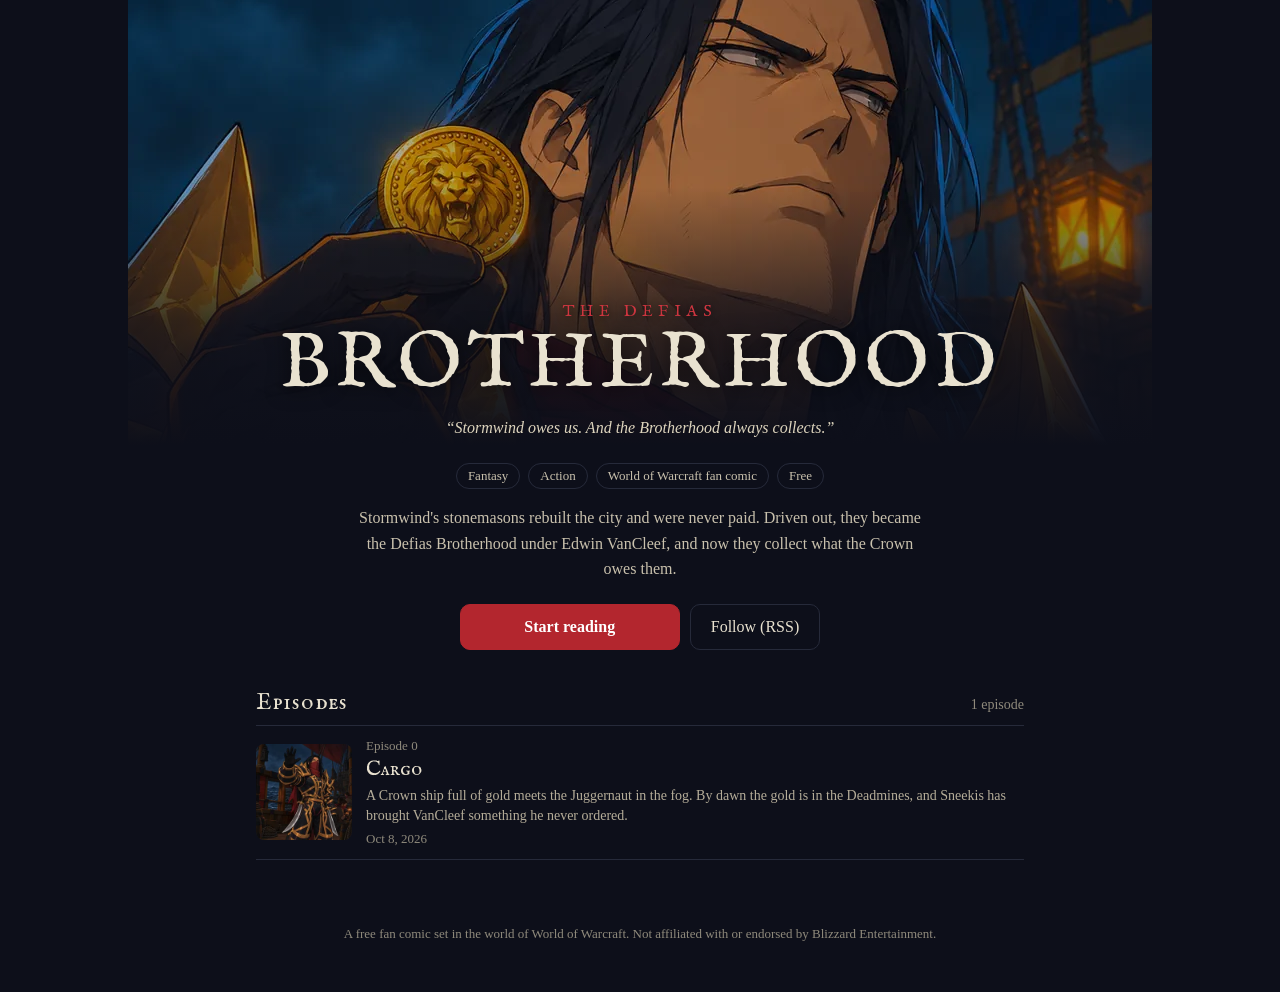
<file: index.html>
<!doctype html>
<html lang="en" class="nojs"><head><meta charset="utf-8"><meta name="viewport" content="width=device-width, initial-scale=1, viewport-fit=cover"><script>document.documentElement.className='js'</script><title>The Defias Brotherhood</title><meta name="description" content="The Defias Brotherhood: Stormwind&#x27;s stonemasons rebuilt the city and were never paid. Driven out, they became the Defias Brotherhood under Edwin VanCleef, and now they collect what the Crown owes them."><meta name="theme-color" content="#0d0f1a"><meta name="color-scheme" content="dark"><meta property="og:site_name" content="The Defias Brotherhood"><meta property="og:title" content="The Defias Brotherhood"><meta property="og:description" content="The Defias Brotherhood: Stormwind&#x27;s stonemasons rebuilt the city and were never paid. Driven out, they became the Defias Brotherhood under Edwin VanCleef, and now they collect what the Crown owes them."><meta property="og:type" content="website"><link rel="canonical" href="https://gemfroot.github.io/defias-brotherhood/"><meta property="og:url" content="https://gemfroot.github.io/defias-brotherhood/"><meta property="og:image" content="https://gemfroot.github.io/defias-brotherhood/card.jpg"><meta property="og:image:width" content="1200"><meta property="og:image:height" content="630"><meta property="og:image:alt" content="Edwin VanCleef holds up a gold coin stamped with Stormwind&#x27;s lion."><meta name="twitter:card" content="summary_large_image"><meta name="twitter:image" content="https://gemfroot.github.io/defias-brotherhood/card.jpg"><meta name="twitter:title" content="The Defias Brotherhood"><meta name="twitter:description" content="The Defias Brotherhood: Stormwind&#x27;s stonemasons rebuilt the city and were never paid. Driven out, they became the Defias Brotherhood under Edwin VanCleef, and now they collect what the Crown owes them."><link rel="icon" type="image/png" sizes="32x32" href="favicon-32.png"><link rel="icon" type="image/png" sizes="192x192" href="icon-192.png"><link rel="apple-touch-icon" href="apple-touch-icon.png"><link rel="alternate" type="application/atom+xml" title="The Defias Brotherhood" href="feed.xml"><link rel="stylesheet" href="style.css"><script type="application/ld+json">{"@context": "https://schema.org", "@type": "ComicSeries", "name": "The Defias Brotherhood", "url": "https://gemfroot.github.io/defias-brotherhood/", "description": "Stormwind's stonemasons rebuilt the city and were never paid. Driven out, they became the Defias Brotherhood under Edwin VanCleef, and now they collect what the Crown owes them.", "genre": ["Fantasy", "Action"], "inLanguage": "en", "isAccessibleForFree": true, "image": "https://gemfroot.github.io/defias-brotherhood/card.jpg", "hasPart": [{"@type": "ComicIssue", "name": "Cargo", "issueNumber": "0", "url": "https://gemfroot.github.io/defias-brotherhood/cargo/", "datePublished": "2026-10-08"}]}</script></head><body><header class="hero"><picture><source type="image/webp" srcset="keyart.webp"><img src="keyart.jpg" width="1024" height="1024" alt="Edwin VanCleef holds up a gold coin stamped with Stormwind&#x27;s lion." fetchpriority="high"></picture><div class="t"><h1><span class="k">The Defias</span><span class="b brand">Brotherhood</span></h1><p class="hook">“Stormwind owes us. And the Brotherhood always collects.”</p></div></header><main class="wrap"><ul class="chips"><li>Fantasy</li><li>Action</li><li>World of Warcraft fan comic</li><li>Free</li></ul><p class="about">Stormwind&#x27;s stonemasons rebuilt the city and were never paid. Driven out, they became the Defias Brotherhood under Edwin VanCleef, and now they collect what the Crown owes them.</p><div class="cta"><a class="btn primary" id="go" href="cargo/">Start reading</a><a class="btn" href="feed.xml">Follow (RSS)</a></div><h2 class="eph" id="episodes">Episodes <span>1 episode</span></h2><ul class="eps"><li><a href="cargo/" data-ep="cargo" data-title="Episode 0: Cargo"><picture><source type="image/webp" srcset="cargo/thumb.webp"><img src="cargo/thumb.jpg" width="240" height="240" alt="" loading="lazy" decoding="async"></picture><div class="m"><div class="no">Episode 0<span class="badge st" hidden></span></div><div class="nm">Cargo</div><div class="bl">A Crown ship full of gold meets the Juggernaut in the fog. By dawn the gold is in the Deadmines, and Sneekis has brought VanCleef something he never ordered.</div><div class="dt">Oct 8, 2026</div></div></a></li></ul></main><footer>A free fan comic set in the world of World of Warcraft. Not affiliated with or endorsed by Blizzard Entertainment.</footer><script>
(function () {
  var d = document, rows = [].slice.call(d.querySelectorAll('.eps a[data-ep]')), go = d.getElementById('go'), pick = null;
  function get(k) { try { return JSON.parse(localStorage.getItem('db:' + k) || 'null'); } catch (e) { return null; } }
  rows.forEach(function (a) {
    var s = get(a.getAttribute('data-ep')), st = a.querySelector('.badge.st');
    if (s && (s.done || s.p > 0)) { st.textContent = s.done ? 'Read' : s.p + '%'; st.hidden = false; }
    if (!pick && !(s && s.done)) pick = [a, s];
  });
  if (!go || !rows.length) return;
  if (!pick) { go.textContent = 'Read again from the start'; return; }
  var a = pick[0], s = pick[1], t = a.getAttribute('data-title');
  if (s && s.p > 0) { go.href = a.getAttribute('href') + '#continue'; go.textContent = 'Continue ' + t + ' (' + s.p + '%)'; }
  else if (a !== rows[0]) { go.href = a.getAttribute('href'); go.textContent = 'Read ' + t; }
})();
</script></body></html>
</file>
<file: style.css>
:root { --bg: #0d0f1a; --bg2: #141827; --ink: #e9e2d0; --dim: #8f8a7c; --soft: #c9c1ad; --red: #b3262e; --red2: #cf3640;
        --line: #262a3a; --barbg: rgba(13, 15, 26, .94); }
* { box-sizing: border-box; }
html, body { margin: 0; background: var(--bg); color: var(--ink); }
body { font-family: Georgia, 'Times New Roman', serif; -webkit-font-smoothing: antialiased; -webkit-tap-highlight-color: transparent; }
@font-face { font-family: 'Fell'; src: url('fonts/fell.ttf') format('truetype'); font-display: swap;
             unicode-range: U+0000-002F, U+003A-FFFF; }   /* no digits: Fell's 0 reads as an o */
a { color: inherit; }
.wrap { max-width: 800px; margin: 0 auto; padding: 0 16px; }
.brand { font-family: 'Fell', 'Times New Roman', Times, 'Noto Serif', serif; font-weight: normal; letter-spacing: .06em; }
.nojs .js-only { visibility: hidden; }
.btn { display: inline-flex; align-items: center; justify-content: center; gap: 8px; min-height: 46px; padding: 10px 20px;
       border-radius: 10px; border: 1px solid var(--line); background: transparent; color: var(--ink); font: inherit;
       font-size: 16px; text-decoration: none; cursor: pointer; }
.btn:hover { border-color: #3d4360; }
.btn.primary { background: var(--red); border-color: var(--red); color: #fff; font-weight: bold; min-width: 220px; }
.btn.primary:hover { background: var(--red2); border-color: var(--red2); }
.cta { display: flex; flex-wrap: wrap; gap: 10px; justify-content: center; margin: 22px 0 6px; }
footer { color: var(--dim); font-size: 13px; text-align: center; padding: 28px 16px 48px; line-height: 1.6; }
footer a { color: var(--dim); }
/* the series page */
.hero { position: relative; max-width: 1024px; margin: 0 auto; }
.hero img { display: block; width: 100%; height: auto; aspect-ratio: 1 / 1; max-height: 74vh; object-fit: cover; object-position: 50% 36%; }
.hero::after { content: ''; position: absolute; inset: 0; pointer-events: none;
               background: linear-gradient(to bottom, rgba(13, 15, 26, 0) 42%, rgba(13, 15, 26, .7) 72%, var(--bg) 100%); }
.hero .t { position: absolute; left: 0; right: 0; bottom: 0; z-index: 1; padding: 0 16px 6px; text-align: center; }
.hero h1 { margin: 0; font-weight: normal; line-height: 1; }
.hero h1 .k { display: block; color: var(--red2); font-family: 'Fell', 'Times New Roman', Times, 'Noto Serif', serif; font-size: 16px; letter-spacing: .34em;
              text-transform: uppercase; text-shadow: 0 1px 8px rgba(0, 0, 0, .8); }
.hero h1 .b { display: block; margin-top: 6px; font-size: clamp(26px, 8.6vw, 78px); text-transform: uppercase; white-space: nowrap;
              text-shadow: 0 2px 20px rgba(0, 0, 0, .7); }
.hook { margin: 12px auto 0; max-width: 32em; color: #ddd4bd; font-style: italic; font-size: 16px; line-height: 1.45; }
@media (min-width: 760px) { .hero img { aspect-ratio: 2.3 / 1; max-height: none; } }
.chips { display: flex; flex-wrap: wrap; gap: 8px; justify-content: center; margin: 18px 0 0; padding: 0; list-style: none; }
.chips li { border: 1px solid var(--line); border-radius: 999px; padding: 4px 11px; color: var(--soft); font-size: 13px; }
.about { margin: 16px auto 0; max-width: 36em; color: var(--soft); font-size: 16px; line-height: 1.6; text-align: center; }
.eph { display: flex; justify-content: space-between; align-items: baseline; margin: 38px 0 8px; font-family: 'Fell', 'Times New Roman', Times, 'Noto Serif', serif;
       font-weight: normal; font-size: 23px; letter-spacing: .04em; }
.eph span { font-family: Georgia, serif; color: var(--dim); font-size: 14px; letter-spacing: 0; }
.eps { list-style: none; margin: 0 0 36px; padding: 0; border-top: 1px solid var(--line); }
.eps a { display: flex; gap: 14px; align-items: center; padding: 12px 0; border-bottom: 1px solid var(--line); text-decoration: none; }
.eps a:hover .nm { color: #fff; }
.eps picture, .eps img { display: block; flex: none; width: 96px; height: 96px; border-radius: 8px; object-fit: cover; background: var(--bg2); }
.eps .m { flex: 1; min-width: 0; }
.eps .no { color: var(--dim); font-size: 13px; }
.eps .nm { margin: 2px 0 3px; font-family: 'Fell', 'Times New Roman', Times, 'Noto Serif', serif; font-size: 21px; }
.eps .bl { color: #b5ad99; font-size: 14px; line-height: 1.45; display: -webkit-box; -webkit-line-clamp: 2; -webkit-box-orient: vertical; overflow: hidden; }
.eps .dt { margin-top: 4px; color: var(--dim); font-size: 13px; }
.badge { display: inline-block; margin-left: 6px; padding: 1px 6px; border-radius: 4px; background: var(--red); color: #fff;
         font-size: 11px; letter-spacing: .06em; vertical-align: 1px; }
.badge.st { background: #2b3146; color: #d5ceba; }
.badge[hidden] { display: none; }
/* the reader */
.bar { position: fixed; top: 0; left: 0; z-index: 20; width: 0; height: 3px; background: var(--red); }
.rtop, .rbot { z-index: 10; background: var(--barbg); -webkit-backdrop-filter: blur(6px); backdrop-filter: blur(6px); }
.rtop { border-bottom: 1px solid var(--line); }
.rbot { border-top: 1px solid var(--line); }
.rtop .in, .rbot .in { display: flex; align-items: center; gap: 4px; max-width: 800px; height: 52px; margin: 0 auto; padding: 0 4px; }
.rbot .in { justify-content: space-between; }
.ttl { flex: 1; min-width: 0; text-align: center; line-height: 1.15; }
.ttl small { display: block; color: var(--dim); font-size: 12px; white-space: nowrap; overflow: hidden; text-overflow: ellipsis; }
.ttl b { display: block; font-family: 'Fell', 'Times New Roman', Times, 'Noto Serif', serif; font-weight: normal; font-size: 17px; letter-spacing: .04em;
         white-space: nowrap; overflow: hidden; text-overflow: ellipsis; }
.ib { display: inline-flex; flex: none; align-items: center; justify-content: center; width: 44px; height: 44px; padding: 0;
      border: 0; border-radius: 8px; background: none; color: var(--ink); font: inherit; text-decoration: none; cursor: pointer; }
.ib svg { width: 22px; height: 22px; }
.nav { display: inline-flex; align-items: center; gap: 4px; height: 44px; padding: 0 12px; border-radius: 8px; color: var(--ink);
       font-size: 15px; text-decoration: none; }
.nav[aria-disabled=true] { opacity: .3; }
.nav svg { width: 18px; height: 18px; }
.js .rtop, .js .rbot { position: fixed; left: 0; right: 0; transition: transform .22s ease; }
.js .rtop { top: 0; }
.js .rbot { bottom: 0; padding-bottom: env(safe-area-inset-bottom); }
.js body.hide .rtop { transform: translateY(-110%); }
.js body.hide .rbot { transform: translateY(110%); }
.js .strip { padding-top: 53px; }
.js .reader footer { padding-bottom: 96px; }
.strip { max-width: 800px; margin: 0 auto; }
.strip picture, .strip img { display: block; width: 100%; height: auto; }
.strip img { background: var(--bg); }
.end { padding: 40px 16px 8px; text-align: center; }
.end .fin { font-family: 'Fell', 'Times New Roman', Times, 'Noto Serif', serif; font-size: 25px; letter-spacing: .04em; }
.next { display: flex; gap: 14px; align-items: center; max-width: 520px; margin: 22px auto 0; padding: 12px; border: 1px solid var(--line);
        border-radius: 12px; background: var(--bg2); text-align: left; text-decoration: none; }
.next img { display: block; flex: none; width: 84px; height: 84px; border-radius: 8px; object-fit: cover; }
.next small { display: block; color: var(--dim); font-size: 13px; }
.next b { display: block; margin-top: 2px; font-family: 'Fell', 'Times New Roman', Times, 'Noto Serif', serif; font-weight: normal; font-size: 20px; }
.uptodate { max-width: 30em; margin: 14px auto 0; color: var(--soft); line-height: 1.5; }
.follow { margin: 18px 0 0; font-size: 14px; color: var(--dim); }
.toast { position: fixed; left: 50%; bottom: 76px; z-index: 30; display: flex; align-items: center; gap: 6px; width: max-content;
         max-width: calc(100% - 32px); padding: 8px 8px 8px 16px; border: 1px solid #353b55; border-radius: 12px; background: #1a1e2f;
         box-shadow: 0 10px 30px rgba(0, 0, 0, .5); transform: translateX(-50%); font-size: 15px; }
.toast[hidden] { display: none; }
.toast .btn { min-height: 38px; padding: 6px 14px; font-size: 15px; }
.toast .btn.primary { min-width: 0; }
</file>
